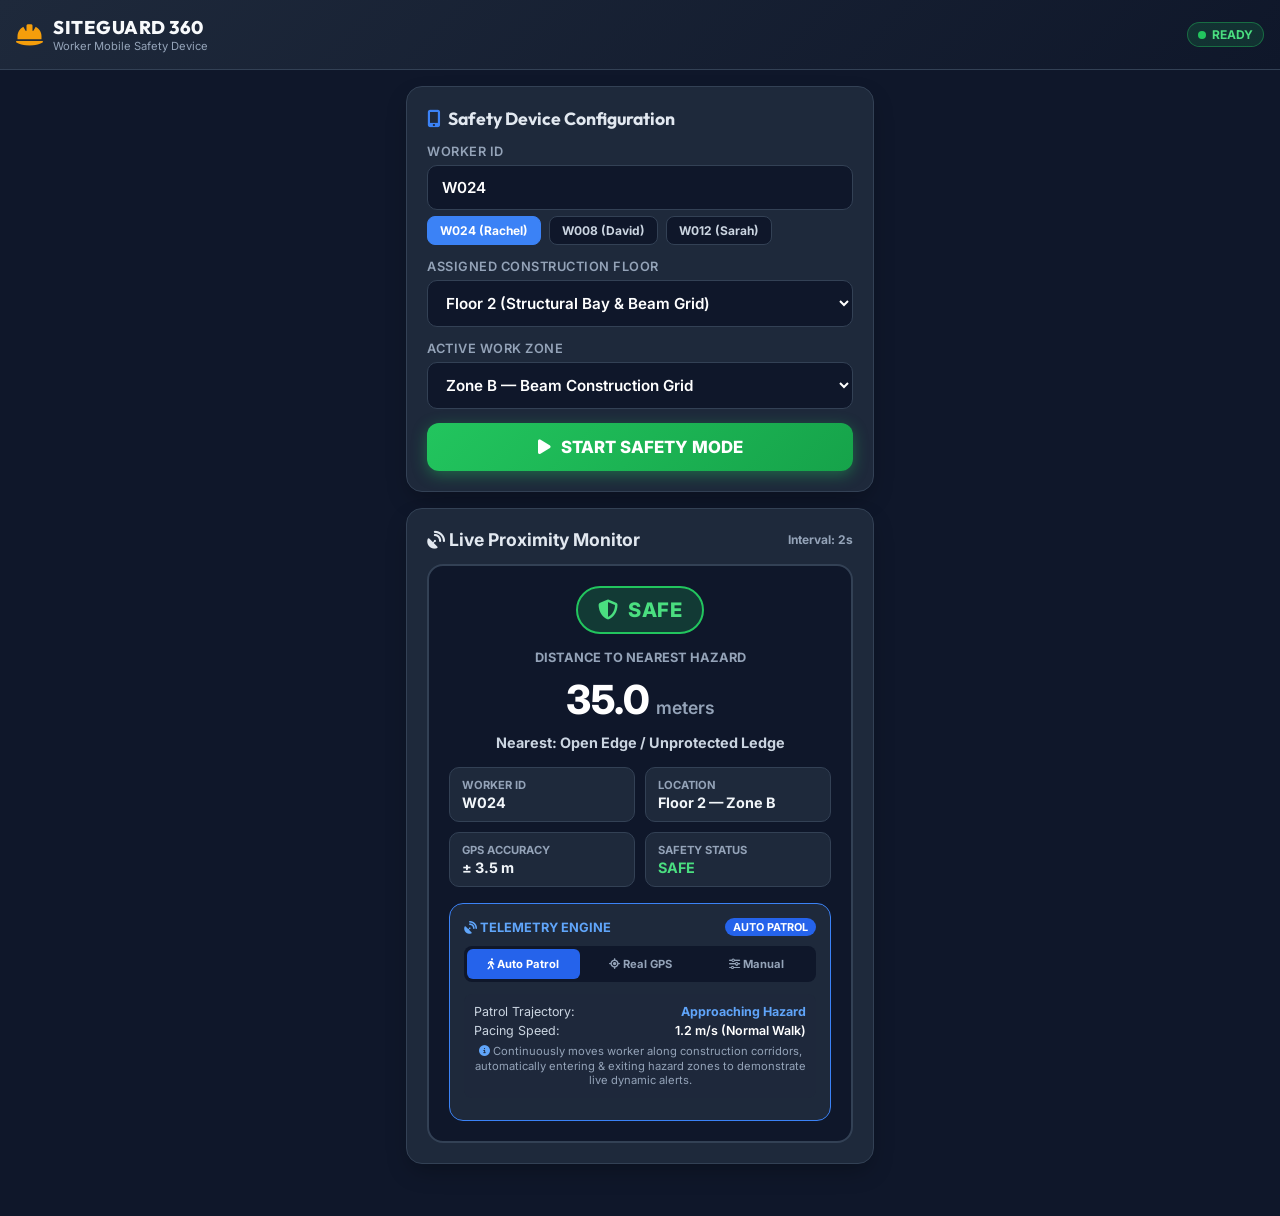
<file: templates/worker_safety.html>
<!DOCTYPE html>
<html lang="en">
<head>
    <meta charset="UTF-8">
    <meta name="viewport" content="width=device-width, initial-scale=1.0, maximum-scale=1.0, user-scalable=no">
    <title>SITEGUARD 360 — Mobile Worker Safety Mode</title>
    <!-- Google Fonts -->
    <link rel="preconnect" href="https://fonts.googleapis.com">
    <link rel="preconnect" href="https://fonts.gstatic.com" crossorigin>
    <link href="https://fonts.googleapis.com/css2?family=Inter:wght@400;500;600;700;800&family=Outfit:wght@600;700;800&display=swap" rel="stylesheet">
    <!-- FontAwesome -->
    <link rel="stylesheet" href="https://cdnjs.cloudflare.com/ajax/libs/font-awesome/6.4.0/css/all.min.css">
    
    <style>
        :root {
            --bg-dark: #0f172a;
            --card-bg: #1e293b;
            --accent-green: #22c55e;
            --accent-yellow: #eab308;
            --accent-red: #ef4444;
            --text-main: #f8fafc;
            --text-muted: #94a3b8;
            --border-color: #334155;
        }

        * {
            box-sizing: border-box;
            margin: 0;
            padding: 0;
            font-family: 'Inter', sans-serif;
            -webkit-tap-highlight-color: transparent;
        }

        body {
            background-color: var(--bg-dark);
            color: var(--text-main);
            display: flex;
            flex-direction: column;
            min-height: 100vh;
            padding-bottom: 20px;
        }

        /* Top Header */
        .mobile-header {
            background: linear-gradient(135deg, #1e293b 0%, #0f172a 100%);
            padding: 16px;
            border-bottom: 1px solid var(--border-color);
            display: flex;
            align-items: center;
            justify-content: space-between;
            position: sticky;
            top: 0;
            z-index: 100;
        }

        .brand-box {
            display: flex;
            align-items: center;
            gap: 10px;
        }

        .brand-icon {
            font-size: 1.5rem;
            color: #f59e0b;
        }

        .brand-title {
            font-family: 'Outfit', sans-serif;
            font-size: 1.15rem;
            font-weight: 800;
            letter-spacing: 0.5px;
        }

        .brand-sub {
            font-size: 0.7rem;
            color: var(--text-muted);
            display: block;
        }

        .live-tag {
            background: rgba(34, 197, 94, 0.15);
            color: #4ade80;
            border: 1px solid rgba(34, 197, 94, 0.4);
            padding: 4px 10px;
            border-radius: 20px;
            font-size: 0.75rem;
            font-weight: 700;
            display: flex;
            align-items: center;
            gap: 6px;
        }

        .pulse-dot {
            width: 8px;
            height: 8px;
            background-color: #22c55e;
            border-radius: 50%;
            animation: pulse-green 1.5s infinite;
        }

        @keyframes pulse-green {
            0% { transform: scale(0.95); box-shadow: 0 0 0 0 rgba(34, 197, 94, 0.7); }
            70% { transform: scale(1); box-shadow: 0 0 0 8px rgba(34, 197, 94, 0); }
            100% { transform: scale(0.95); box-shadow: 0 0 0 0 rgba(34, 197, 94, 0); }
        }

        /* Container */
        .container {
            padding: 16px;
            max-width: 500px;
            margin: 0 auto;
            width: 100%;
        }

        /* Setup Form Card */
        .card {
            background: var(--card-bg);
            border-radius: 16px;
            padding: 20px;
            border: 1px solid var(--border-color);
            margin-bottom: 16px;
            box-shadow: 0 10px 25px -5px rgba(0,0,0,0.3);
        }

        .card-title {
            font-family: 'Outfit', sans-serif;
            font-size: 1.1rem;
            font-weight: 700;
            margin-bottom: 14px;
            display: flex;
            align-items: center;
            gap: 8px;
            color: #e2e8f0;
        }

        .form-group {
            margin-bottom: 14px;
        }

        .form-label {
            font-size: 0.8rem;
            font-weight: 600;
            color: var(--text-muted);
            margin-bottom: 6px;
            display: block;
            text-transform: uppercase;
            letter-spacing: 0.5px;
        }

        .form-control {
            width: 100%;
            padding: 12px 14px;
            background: #0f172a;
            border: 1px solid var(--border-color);
            border-radius: 10px;
            color: #fff;
            font-size: 0.95rem;
            font-weight: 600;
            outline: none;
            transition: all 0.2s;
        }

        .form-control:focus {
            border-color: #3b82f6;
            box-shadow: 0 0 0 3px rgba(59, 130, 246, 0.2);
        }

        .preset-pills {
            display: flex;
            gap: 8px;
            margin-top: 6px;
        }

        .preset-btn {
            background: #0f172a;
            border: 1px solid var(--border-color);
            color: #cbd5e1;
            padding: 6px 12px;
            border-radius: 8px;
            font-size: 0.75rem;
            font-weight: 700;
            cursor: pointer;
        }

        .preset-btn:hover, .preset-btn.active {
            background: #3b82f6;
            border-color: #3b82f6;
            color: #fff;
        }

        .btn-action {
            width: 100%;
            padding: 14px;
            border-radius: 12px;
            border: none;
            font-weight: 800;
            font-size: 1.05rem;
            cursor: pointer;
            display: flex;
            align-items: center;
            justify-content: center;
            gap: 10px;
            transition: all 0.2s;
            margin-top: 10px;
        }

        .btn-start {
            background: linear-gradient(135deg, #22c55e 0%, #16a34a 100%);
            color: #fff;
            box-shadow: 0 4px 15px rgba(34, 197, 94, 0.4);
        }

        .btn-stop {
            background: linear-gradient(135deg, #ef4444 0%, #dc2626 100%);
            color: #fff;
            box-shadow: 0 4px 15px rgba(239, 68, 68, 0.4);
        }

        /* Safety Status Monitor Display */
        .status-display-card {
            background: #0f172a;
            border-radius: 16px;
            padding: 20px;
            text-align: center;
            border: 2px solid var(--border-color);
            transition: all 0.3s;
            position: relative;
            overflow: hidden;
        }

        .status-badge-lg {
            display: inline-flex;
            align-items: center;
            gap: 10px;
            padding: 10px 20px;
            border-radius: 30px;
            font-family: 'Outfit', sans-serif;
            font-size: 1.25rem;
            font-weight: 800;
            margin-bottom: 16px;
            text-transform: uppercase;
            letter-spacing: 0.5px;
        }

        .status-badge-lg.safe {
            background: rgba(34, 197, 94, 0.2);
            color: #4ade80;
            border: 2px solid #22c55e;
        }

        .status-badge-lg.warning {
            background: rgba(234, 179, 8, 0.2);
            color: #fde047;
            border: 2px solid #eab308;
        }

        .status-badge-lg.critical {
            background: rgba(239, 68, 68, 0.25);
            color: #fca5a5;
            border: 2px solid #ef4444;
            animation: pulse-red-border 1s infinite alternate;
        }

        @keyframes pulse-red-border {
            0% { box-shadow: 0 0 10px rgba(239, 68, 68, 0.5); }
            100% { box-shadow: 0 0 25px rgba(239, 68, 68, 0.9); }
        }

        .distance-highlight {
            font-family: 'Outfit', sans-serif;
            font-size: 2.5rem;
            font-weight: 800;
            color: #fff;
            margin: 10px 0;
            display: flex;
            align-items: baseline;
            justify-content: center;
            gap: 6px;
        }

        .distance-unit {
            font-size: 1.1rem;
            color: var(--text-muted);
            font-weight: 600;
        }

        .telemetry-grid {
            display: grid;
            grid-template-columns: 1fr 1fr;
            gap: 10px;
            margin-top: 16px;
            text-align: left;
        }

        .telemetry-item {
            background: #1e293b;
            padding: 10px 12px;
            border-radius: 10px;
            border: 1px solid var(--border-color);
        }

        .telemetry-label {
            font-size: 0.7rem;
            color: var(--text-muted);
            text-transform: uppercase;
            font-weight: 700;

        }

        .telemetry-val {
            font-size: 0.9rem;
            font-weight: 700;
            color: #f1f5f9;
            margin-top: 2px;
        }

        /* Simulator Slider Section */
        .simulator-box {
            background: #1e293b;
            border: 1px dashed #3b82f6;
            border-radius: 14px;
            padding: 14px;
            margin-top: 16px;
        }

        .sim-header {
            font-size: 0.8rem;
            font-weight: 700;
            color: #60a5fa;
            display: flex;
            align-items: center;
            justify-content: space-between;
            margin-bottom: 8px;
        }

        .sim-slider {
            width: 100%;
            height: 8px;
            border-radius: 5px;
            background: #0f172a;
            outline: none;
            cursor: pointer;
        }

        .sim-presets {
            display: flex;
            gap: 6px;
            margin-top: 10px;
        }

        .sim-btn {
            flex: 1;
            padding: 8px 4px;
            font-size: 0.7rem;
            font-weight: 700;
            border-radius: 6px;
            border: none;
            cursor: pointer;
            text-align: center;
        }

        .sim-btn-danger { background: rgba(239, 68, 68, 0.2); color: #fca5a5; border: 1px solid #ef4444; }
        .sim-btn-warning { background: rgba(234, 179, 8, 0.2); color: #fde047; border: 1px solid #eab308; }
        .sim-btn-safe { background: rgba(34, 197, 94, 0.2); color: #86efac; border: 1px solid #22c55e; }

        /* Full Screen Warning Alert Modal */
        .danger-overlay {
            position: fixed;
            top: 0;
            left: 0;
            width: 100vw;
            height: 100vh;
            background: rgba(15, 23, 42, 0.95);
            z-index: 9999;
            display: flex;
            flex-direction: column;
            align-items: center;
            justify-content: center;
            padding: 24px;
            text-align: center;
            backdrop-filter: blur(10px);
            animation: flash-bg 0.8s infinite alternate;
        }

        @keyframes flash-bg {
            0% { background-color: rgba(185, 28, 28, 0.96); }
            100% { background-color: rgba(15, 23, 42, 0.98); }
        }

        .alert-card-modal {
            background: #0f172a;
            border: 3px solid #ef4444;
            border-radius: 24px;
            padding: 28px 20px;
            max-width: 420px;
            width: 100%;
            box-shadow: 0 0 50px rgba(239, 68, 68, 0.8);
        }

        .alert-siren-icon {
            font-size: 4rem;
            color: #ef4444;
            animation: pulse-icon 0.6s infinite alternate;
            margin-bottom: 16px;
        }

        @keyframes pulse-icon {
            0% { transform: scale(1); }
            100% { transform: scale(1.2); color: #ff8888; }
        }

        .alert-title-lg {
            font-family: 'Outfit', sans-serif;
            font-size: 1.8rem;
            font-weight: 800;
            color: #ffffff;
            line-height: 1.2;
            margin-bottom: 8px;
            text-transform: uppercase;
        }

        .alert-hazard-name {
            font-size: 1.1rem;
            font-weight: 700;
            color: #fde047;
            margin-bottom: 16px;
        }

        .alert-dist-box {
            background: rgba(239, 68, 68, 0.2);
            border: 1px solid #ef4444;
            border-radius: 14px;
            padding: 12px;
            margin-bottom: 20px;
        }

        .alert-dist-val {
            font-family: 'Outfit', sans-serif;
            font-size: 2.2rem;
            font-weight: 800;
            color: #ffffff;
        }

        .instruction-banner {
            background: #ef4444;
            color: #ffffff;
            font-family: 'Outfit', sans-serif;
            font-size: 1.2rem;
            font-weight: 800;
            padding: 14px;
            border-radius: 14px;
            letter-spacing: 0.5px;
            animation: pulse-banner 1s infinite alternate;
        }

        @keyframes pulse-banner {
            0% { transform: scale(0.98); }
            100% { transform: scale(1.02); }
        }
    </style>
</head>
<body>

    <!-- Header -->
    <header class="mobile-header">
        <div class="brand-box">
            <i class="fa-solid fa-hard-hat brand-icon"></i>
            <div>
                <span class="brand-title">SITEGUARD 360</span>
                <span class="brand-sub">Worker Mobile Safety Device</span>
            </div>
        </div>
        <div class="live-tag" id="live-indicator">
            <span class="pulse-dot"></span>
            <span id="gps-status-label">READY</span>
        </div>
    </header>

    <div class="container">

        <!-- Worker Device Setup -->
        <div class="card" id="setup-card">
            <div class="card-title">
                <i class="fa-solid fa-mobile-screen-button" style="color:#3b82f6;"></i>
                Safety Device Configuration
            </div>

            <div class="form-group">
                <label class="form-label">Worker ID</label>
                <input type="text" id="worker-id-input" class="form-control" value="W024" placeholder="Enter Worker ID (e.g. W024)">
                <div class="preset-pills">
                    <button class="preset-btn active" onclick="setWorkerId('W024')">W024 (Rachel)</button>
                    <button class="preset-btn" onclick="setWorkerId('W008')">W008 (David)</button>
                    <button class="preset-btn" onclick="setWorkerId('W012')">W012 (Sarah)</button>
                </div>
            </div>

            <div class="form-group">
                <label class="form-label">Assigned Construction Floor</label>
                <select id="floor-select" class="form-control">
                    <option value="Floor 2" selected>Floor 2 (Structural Bay & Beam Grid)</option>
                    <option value="Floor 1">Floor 1 (Ground Level & Staging)</option>
                    <option value="Floor 3">Floor 3 (Concrete Deck & Crane Zone)</option>
                </select>
            </div>

            <div class="form-group">
                <label class="form-label">Active Work Zone</label>
                <select id="zone-select" class="form-control">
                    <option value="Zone B" selected>Zone B — Beam Construction Grid</option>
                    <option value="Zone A">Zone A — Core & Assembly Area</option>
                    <option value="Zone C">Zone C — Scaffolding & Material Corridor</option>
                    <option value="Zone D">Zone D — Open Slab Ledge / Crane Zone</option>
                </select>
            </div>

            <button class="btn-action btn-start" id="btn-toggle-safety" onclick="toggleSafetyMode()">
                <i class="fa-solid fa-play"></i> START SAFETY MODE
            </button>
        </div>

        <!-- Real-Time Safety Status Card -->
        <div class="card">
            <div class="card-title" style="justify-content: space-between;">
                <span><i class="fa-solid fa-satellite-dish"></i> Live Proximity Monitor</span>
                <span id="update-timer" style="font-size:0.75rem; color:#94a3b8;">Interval: 2s</span>
            </div>

            <div class="status-display-card" id="status-card-box">
                <div class="status-badge-lg safe" id="status-badge">
                    <i class="fa-solid fa-shield-halved"></i> <span>SAFE</span>
                </div>

                <div style="font-size:0.8rem; color:#94a3b8; text-transform:uppercase; font-weight:700;">
                    Distance to Nearest Hazard
                </div>
                <div class="distance-highlight">
                    <span id="distance-display">35.0</span>
                    <span class="distance-unit">meters</span>
                </div>

                <div id="hazard-detected-name" style="font-size:0.9rem; font-weight:700; color:#cbd5e1; margin-top:4px;">
                    Nearest: Open Edge / Unprotected Ledge
                </div>

                <div class="telemetry-grid">
                    <div class="telemetry-item">
                        <div class="telemetry-label">Worker ID</div>
                        <div class="telemetry-val" id="telemetry-worker">W024</div>
                    </div>
                    <div class="telemetry-item">
                        <div class="telemetry-label">Location</div>
                        <div class="telemetry-val" id="telemetry-location">Floor 2 — Zone B</div>
                    </div>
                    <div class="telemetry-item">
                        <div class="telemetry-label">GPS Accuracy</div>
                        <div class="telemetry-val" id="telemetry-accuracy">± 3.5 m</div>
                    </div>
                    <div class="telemetry-item">
                        <div class="telemetry-label">Safety Status</div>
                        <div class="telemetry-val" id="telemetry-status-text" style="color:#4ade80;">SAFE</div>
                    </div>
                </div>

                <!-- Dynamic Movement & Tracking Control -->
                <div class="simulator-box" style="border: 1px solid #3b82f6;">
                    <div class="sim-header" style="justify-content:space-between; margin-bottom:10px;">
                        <span><i class="fa-solid fa-satellite-dish"></i> TELEMETRY ENGINE</span>
                        <span id="movement-mode-badge" style="background:#2563eb; color:#fff; padding:2px 8px; border-radius:12px; font-size:0.68rem; font-weight:700;">AUTO PATROL</span>
                    </div>

                    <!-- Mode Selector Tabs -->
                    <div style="display:flex; gap:4px; margin-bottom:12px; background:#0f172a; padding:3px; border-radius:8px;">
                        <button id="mode-btn-auto" class="sim-btn" style="flex:1; background:#2563eb; color:#fff;" onclick="setTrackingMode('auto')">
                            <i class="fa-solid fa-person-walking"></i> Auto Patrol
                        </button>
                        <button id="mode-btn-gps" class="sim-btn" style="flex:1; background:transparent; color:#94a3b8;" onclick="setTrackingMode('gps')">
                            <i class="fa-solid fa-location-crosshairs"></i> Real GPS
                        </button>
                        <button id="mode-btn-manual" class="sim-btn" style="flex:1; background:transparent; color:#94a3b8;" onclick="setTrackingMode('manual')">
                            <i class="fa-solid fa-sliders"></i> Manual
                        </button>
                    </div>

                    <!-- Auto Patrol Status Panel -->
                    <div id="panel-mode-auto" style="display:block; font-size:0.78rem; color:#cbd5e1; background:rgba(30,41,59,0.7); border-radius:8px; padding:10px; margin-bottom:8px;">
                        <div style="display:flex; justify-content:space-between; margin-bottom:4px;">
                            <span>Patrol Trajectory:</span>
                            <span id="patrol-phase-text" style="color:#60a5fa; font-weight:700;">Approaching Hazard</span>
                        </div>
                        <div style="display:flex; justify-content:space-between; margin-bottom:4px;">
                            <span>Pacing Speed:</span>
                            <span id="patrol-speed-text" style="color:#fff; font-weight:600;">1.2 m/s (Normal Walk)</span>
                        </div>
                        <div style="font-size:0.7rem; color:#94a3b8; margin-top:6px; line-height:1.3;">
                            <i class="fa-solid fa-circle-info" style="color:#60a5fa;"></i> Continuously moves worker along construction corridors, automatically entering & exiting hazard zones to demonstrate live dynamic alerts.
                        </div>
                    </div>

                    <!-- Real Phone GPS Hardware Panel -->
                    <div id="panel-mode-gps" style="display:none; font-size:0.78rem; color:#cbd5e1; background:rgba(30,41,59,0.7); border-radius:8px; padding:10px; margin-bottom:8px;">
                        <div style="display:flex; justify-content:space-between; margin-bottom:4px;">
                            <span>Hardware Satellites:</span>
                            <span id="real-gps-status" style="color:#22c55e; font-weight:700;">Awaiting Fix...</span>
                        </div>
                        <div style="display:flex; justify-content:space-between; margin-bottom:6px;">
                            <span>Live Coordinates:</span>
                            <span id="real-gps-coords" style="color:#fff; font-family:monospace; font-size:0.72rem;">-- , --</span>
                        </div>
                        <button class="sim-btn sim-btn-safe" style="width:100%; margin-top:4px; font-weight:700;" onclick="lockToVasaviCampusAnchor()">
                            <i class="fa-solid fa-building-columns"></i> Lock to Vasavi College Hazard (17.3808°N, 78.3821°E)
                        </button>
                        <button class="sim-btn sim-btn-warning" style="width:100%; margin-top:6px;" onclick="calibrateRealGpsAnchor()">
                            <i class="fa-solid fa-bullseye"></i> Relative Test: Set Hazard 15m Ahead of Me
                        </button>
                        <div style="font-size:0.68rem; color:#94a3b8; margin-top:6px;">
                            Tracks real physical distance to Vasavi College of Engineering, Ibrahimbagh.
                        </div>
                    </div>

                    <!-- Manual Slider Panel -->
                    <div id="panel-mode-manual" style="display:none;">
                        <div style="display:flex; justify-content:space-between; margin-bottom:6px; font-size:0.75rem; color:#94a3b8;">
                            <span>Target Distance:</span>
                            <span id="sim-dist-val" style="color:#fff; font-weight:800;">6.8 m</span>
                        </div>
                        <input type="range" min="1" max="40" step="0.5" value="6.8" class="sim-slider" id="sim-slider" oninput="onSimSliderChange(this.value)">
                        <div class="sim-presets">
                            <button class="sim-btn sim-btn-danger" onclick="setSimDistance(4.5)">4.5m Danger</button>
                            <button class="sim-btn sim-btn-warning" onclick="setSimDistance(15.0)">15m Warning</button>
                            <button class="sim-btn sim-btn-safe" onclick="setSimDistance(32.0)">32m Safe</button>
                        </div>
                    </div>
                </div>

            </div>
        </div>

    </div>

    <!-- Full-Screen Visual Warning Overlay -->
    <div class="danger-overlay" id="danger-modal-overlay" style="display: none;">
        <div class="alert-card-modal">
            <i class="fa-solid fa-triangle-exclamation alert-siren-icon"></i>
            <div class="alert-title-lg">CRITICAL DANGER ZONE</div>
            <div class="alert-hazard-name" id="alert-hazard-name">Open Edge / Unprotected Ledge</div>
            
            <div class="alert-dist-box">
                <div style="font-size:0.8rem; color:#fca5a5; font-weight:700; text-transform:uppercase;">Distance to Fall Hazard</div>
                <div class="alert-dist-val" id="alert-dist-val">6.8 m</div>
                <div style="font-size:0.85rem; color:#cbd5e1; margin-top:4px;" id="alert-location-val">Floor 2 — Zone B</div>
            </div>

            <div class="instruction-banner">
                <i class="fa-solid fa-person-walking-arrow-loop-left"></i> MOVE TO A SAFE AREA IMMEDIATELY
            </div>
        </div>
    </div>

    <script>
        let isSafetyActive = false;
        let trackingInterval = null;
        let audioCtx = null;
        let alarmBeepInterval = null;
        let currentWorkerId = "W024";
        let currentSimDistance = 28.0;
        let trackingMode = "auto"; // 'auto', 'gps', 'manual'

        // Auto-Patrol State Machine
        let patrolPhase = "approaching"; // 'approaching', 'danger_pause', 'retreating', 'perimeter_walk'
        let patrolPauseTicks = 0;
        let patrolStep = 1.4;

        // Real Phone GPS State (Default: Vasavi College of Engineering, Ibrahimbagh)
        let realGpsWatchId = null;
        let realGpsAnchor = { lat: 17.380820, lng: 78.382100 };
        let latestRealCoords = null;
        let smoothedGpsDistance = null; // Exponential Moving Average (EMA) distance filter

        function setTrackingMode(mode) {
            trackingMode = mode;
            document.getElementById('panel-mode-auto').style.display = (mode === 'auto') ? 'block' : 'none';
            document.getElementById('panel-mode-gps').style.display = (mode === 'gps') ? 'block' : 'none';
            document.getElementById('panel-mode-manual').style.display = (mode === 'manual') ? 'block' : 'none';

            document.getElementById('mode-btn-auto').style.background = (mode === 'auto') ? '#2563eb' : 'transparent';
            document.getElementById('mode-btn-auto').style.color = (mode === 'auto') ? '#fff' : '#94a3b8';
            document.getElementById('mode-btn-gps').style.background = (mode === 'gps') ? '#2563eb' : 'transparent';
            document.getElementById('mode-btn-gps').style.color = (mode === 'gps') ? '#fff' : '#94a3b8';
            document.getElementById('mode-btn-manual').style.background = (mode === 'manual') ? '#2563eb' : 'transparent';
            document.getElementById('mode-btn-manual').style.color = (mode === 'manual') ? '#fff' : '#94a3b8';

            const badge = document.getElementById('movement-mode-badge');
            if (mode === 'auto') badge.innerText = "AUTO PATROL";
            else if (mode === 'gps') badge.innerText = "REAL PHONE GPS";
            else badge.innerText = "MANUAL";

            if (mode === 'gps') {
                startRealGpsWatcher();
            } else {
                stopRealGpsWatcher();
            }

            if (isSafetyActive) sendTelemetry();
        }

        function setWorkerId(id) {
            currentWorkerId = id;
            document.getElementById('worker-id-input').value = id;
            document.querySelectorAll('.preset-btn').forEach(btn => {
                btn.classList.toggle('active', btn.innerText.includes(id));
            });
            if (isSafetyActive) sendTelemetry();
        }

        function toggleSafetyMode() {
            isSafetyActive = !isSafetyActive;
            const btn = document.getElementById('btn-toggle-safety');
            const liveLabel = document.getElementById('gps-status-label');

            if (isSafetyActive) {
                btn.className = "btn-action btn-stop";
                btn.innerHTML = `<i class="fa-solid fa-stop"></i> STOP SAFETY MODE`;
                liveLabel.innerText = "LIVE GPS ON";

                // Initialize Audio Context on user tap
                try {
                    if (!audioCtx) audioCtx = new (window.AudioContext || window.webkitAudioContext)();
                    if (audioCtx.state === 'suspended') audioCtx.resume();
                } catch(e){}

                // Start Telemetry Loop every 1.5s
                sendTelemetry();
                trackingInterval = setInterval(sendTelemetry, 1500);

                if (trackingMode === 'gps') {
                    startRealGpsWatcher();
                }
            } else {
                btn.className = "btn-action btn-start";
                btn.innerHTML = `<i class="fa-solid fa-play"></i> START SAFETY MODE`;
                liveLabel.innerText = "READY";
                if (trackingInterval) clearInterval(trackingInterval);
                stopRealGpsWatcher();
                stopAlarmSound();
                hideDangerOverlay();
            }
        }

        function startRealGpsWatcher() {
            if (!navigator.geolocation) {
                alert("Geolocation is not supported by your browser.");
                return;
            }
            if (realGpsWatchId) return;

            realGpsWatchId = navigator.geolocation.watchPosition(
                pos => {
                    latestRealCoords = pos.coords;
                    const statusEl = document.getElementById('real-gps-status');
                    const coordsEl = document.getElementById('real-gps-coords');
                    if (statusEl) statusEl.innerText = `Locked (±${pos.coords.accuracy.toFixed(1)}m)`;
                    if (coordsEl) coordsEl.innerText = `${pos.coords.latitude.toFixed(6)}, ${pos.coords.longitude.toFixed(6)}`;

                    // Calculate real-world displacement to active anchor
                    const rawDist = calculateGpsDistance(pos.coords.latitude, pos.coords.longitude, realGpsAnchor.lat, realGpsAnchor.lng);

                    // Low-Pass Exponential Moving Average filter to kill satellite jitter
                    if (smoothedGpsDistance === null) {
                        smoothedGpsDistance = rawDist;
                    } else {
                        // Smoothly blend 30% new reading + 70% previous smoothed value
                        smoothedGpsDistance = (0.30 * rawDist) + (0.70 * smoothedGpsDistance);
                    }

                    currentSimDistance = Math.max(0.5, parseFloat(smoothedGpsDistance.toFixed(1)));
                    
                    // Display distance cleanly without glitching
                    const distDisplay = document.getElementById('distance-display');
                    if (distDisplay) {
                        if (currentSimDistance >= 1000) {
                            distDisplay.innerText = (currentSimDistance / 1000).toFixed(2) + " k";
                        } else {
                            distDisplay.innerText = currentSimDistance.toFixed(1);
                        }
                    }
                },
                err => {
                    console.warn("[Real GPS Error]:", err.message);
                    const statusEl = document.getElementById('real-gps-status');
                    if (statusEl) statusEl.innerText = "Signal Weak (Sim active)";
                },
                { enableHighAccuracy: true, maximumAge: 1000, timeout: 6000 }
            );
        }

        function stopRealGpsWatcher() {
            if (realGpsWatchId && navigator.geolocation) {
                navigator.geolocation.clearWatch(realGpsWatchId);
                realGpsWatchId = null;
            }
            smoothedGpsDistance = null;
        }

        function lockToVasaviCampusAnchor() {
            realGpsAnchor = {
                lat: 17.380820,
                lng: 78.382100
            };
            smoothedGpsDistance = null;
            if (latestRealCoords) {
                const rawDist = calculateGpsDistance(latestRealCoords.latitude, latestRealCoords.longitude, realGpsAnchor.lat, realGpsAnchor.lng);
                smoothedGpsDistance = rawDist;
                currentSimDistance = parseFloat(rawDist.toFixed(1));
                const distDisplay = document.getElementById('distance-display');
                if (distDisplay) {
                    if (currentSimDistance >= 1000) {
                        distDisplay.innerText = (currentSimDistance / 1000).toFixed(2) + " k";
                    } else {
                        distDisplay.innerText = currentSimDistance.toFixed(1);
                    }
                }
            }
            alert("Locked anchor to Vasavi College of Engineering (17.380820° N, 78.382100° E)!");
        }

        function calibrateRealGpsAnchor() {
            if (latestRealCoords) {
                // Place virtual hazard exactly 15m North from current phone position
                const latOffset = 15.0 / 111139.0;
                realGpsAnchor = {
                    lat: latestRealCoords.latitude + latOffset,
                    lng: latestRealCoords.longitude
                };
                smoothedGpsDistance = 15.0;
                currentSimDistance = 15.0;
                const distDisplay = document.getElementById('distance-display');
                if (distDisplay) distDisplay.innerText = "15.0";

                alert("Virtual Hazard set 15m North of your location! Take physical steps forward to test the proximity alarm.");
            } else {
                alert("Waiting for GPS satellite lock... Make sure Location Permissions are allowed.");
            }
        }

        function calculateGpsDistance(lat1, lon1, lat2, lon2) {
            const R = 6371000; // meters
            const dLat = (lat2 - lat1) * Math.PI / 180;
            const dLon = (lon2 - lon1) * Math.PI / 180;
            const a = Math.sin(dLat/2) * Math.sin(dLat/2) +
                      Math.cos(lat1 * Math.PI / 180) * Math.cos(lat2 * Math.PI / 180) *
                      Math.sin(dLon/2) * Math.sin(dLon/2);
            const c = 2 * Math.atan2(Math.sqrt(a), Math.sqrt(1-a));
            return R * c;
        }

        // Autonomous Walking Simulation Engine
        function advanceAutoPatrol() {
            const phaseEl = document.getElementById('patrol-phase-text');
            const speedEl = document.getElementById('patrol-speed-text');

            if (patrolPhase === "approaching") {
                // Walk closer to hazard
                currentSimDistance -= patrolStep + (Math.random() * 0.4 - 0.2);
                if (phaseEl) phaseEl.innerText = "Approaching Hazard";
                if (speedEl) speedEl.innerText = "1.3 m/s (Walking)";

                if (currentSimDistance <= 4.8) {
                    currentSimDistance = 4.8;
                    patrolPhase = "danger_pause";
                    patrolPauseTicks = 0;
                }
            } else if (patrolPhase === "danger_pause") {
                // Stay in critical zone for a few ticks to trigger siren & alerts
                patrolPauseTicks++;
                if (phaseEl) phaseEl.innerText = "CRITICAL: Near Fall Hazard";
                if (speedEl) speedEl.innerText = "0.0 m/s (Worker Stopped)";

                if (patrolPauseTicks >= 3) {
                    patrolPhase = "retreating";
                }
            } else if (patrolPhase === "retreating") {
                // Step back to safe zone
                currentSimDistance += (patrolStep * 1.5) + (Math.random() * 0.4);
                if (phaseEl) phaseEl.innerText = "Retreating to Safe Area";
                if (speedEl) speedEl.innerText = "1.8 m/s (Evacuating)";

                if (currentSimDistance >= 32.0) {
                    currentSimDistance = 32.0;
                    patrolPhase = "perimeter_walk";
                    patrolPauseTicks = 0;
                }
            } else if (patrolPhase === "perimeter_walk") {
                // Roam safe perimeter
                currentSimDistance += (Math.random() * 2.0 - 1.0);
                currentSimDistance = Math.max(26.0, Math.min(36.0, currentSimDistance));
                if (phaseEl) phaseEl.innerText = "Safe Perimeter Patrol";
                if (speedEl) speedEl.innerText = "0.9 m/s (Staging Area)";

                patrolPauseTicks++;
                if (patrolPauseTicks >= 4) {
                    patrolPhase = "approaching";
                }
            }

            document.getElementById('sim-dist-val').innerText = currentSimDistance.toFixed(1) + " m";
            document.getElementById('sim-slider').value = currentSimDistance;
        }

        function onSimSliderChange(val) {
            currentSimDistance = parseFloat(val);
            document.getElementById('sim-dist-val').innerText = currentSimDistance.toFixed(1) + " m";
            if (isSafetyActive) sendTelemetry();
        }

        function setSimDistance(val) {
            document.getElementById('sim-slider').value = val;
            onSimSliderChange(val);
        }

        async function sendTelemetry() {
            currentWorkerId = document.getElementById('worker-id-input').value.trim().toUpperCase() || "W024";
            const floor = document.getElementById('floor-select').value;
            const zone = document.getElementById('zone-select').value;

            // In Auto Patrol mode, advance the autonomous walk
            if (trackingMode === 'auto') {
                advanceAutoPatrol();
            }

            try {
                let payload = {
                    worker_id: currentWorkerId,
                    distance_m: currentSimDistance,
                    floor: floor,
                    zone: zone
                };

                // If real GPS has lock, include coordinates
                if (trackingMode === 'gps' && latestRealCoords) {
                    payload.latitude = latestRealCoords.latitude;
                    payload.longitude = latestRealCoords.longitude;
                    payload.accuracy = latestRealCoords.accuracy;
                }

                const response = await fetch('/api/gps/simulate-move', {
                    method: 'POST',
                    headers: { 'Content-Type': 'application/json' },
                    body: JSON.stringify(payload)
                });

                if (!response.ok) return;
                const data = await response.json();
                updateUI(data);

            } catch (err) {
                console.error("[GPS] Telemetry Error:", err);
            }
        }

        function updateUI(data) {
            if (!data.worker) return;

            const w = data.worker;
            const dist = w.distance_m;
            const status = w.safety_status;

            if (trackingMode !== 'gps') {
                document.getElementById('distance-display').innerText = dist.toFixed(1);
            }
            document.getElementById('telemetry-worker').innerText = w.worker_id;
            document.getElementById('telemetry-location').innerText = `${w.floor} — ${w.zone}`;
            document.getElementById('telemetry-accuracy').innerText = `± ${w.accuracy} m`;
            document.getElementById('hazard-detected-name').innerText = `Nearest: ${w.nearest_hazard}`;

            const badge = document.getElementById('status-badge');
            const statusTxt = document.getElementById('telemetry-status-text');

            if (status === 'CRITICAL') {
                badge.className = "status-badge-lg critical";
                badge.innerHTML = `<i class="fa-solid fa-triangle-exclamation"></i> CRITICAL — DANGER ZONE`;
                statusTxt.innerText = "CRITICAL";
                statusTxt.style.color = "#ef4444";

                // Trigger Mobile Alerts
                showDangerOverlay(w);
                startAlarmSound();
                triggerVibration();
            } else if (status === 'WARNING') {
                badge.className = "status-badge-lg warning";
                badge.innerHTML = `<i class="fa-solid fa-circle-exclamation"></i> WARNING — HAZARD NEARBY`;
                statusTxt.innerText = "WARNING";
                statusTxt.style.color = "#fde047";

                stopAlarmSound();
                hideDangerOverlay();
            } else {
                badge.className = "status-badge-lg safe";
                badge.innerHTML = `<i class="fa-solid fa-shield-halved"></i> SAFE`;
                statusTxt.innerText = "SAFE";
                statusTxt.style.color = "#4ade80";

                stopAlarmSound();
                hideDangerOverlay();
            }
        }

        function showDangerOverlay(w) {
            const overlay = document.getElementById('danger-modal-overlay');
            document.getElementById('alert-hazard-name').innerText = w.nearest_hazard;
            document.getElementById('alert-dist-val').innerText = `${w.distance_m.toFixed(1)} m`;
            document.getElementById('alert-location-val').innerText = `${w.floor} — ${w.zone}`;
            overlay.style.display = "flex";
        }

        function hideDangerOverlay() {
            document.getElementById('danger-modal-overlay').style.display = "none";
        }

        function triggerVibration() {
            if (navigator.vibrate) {
                navigator.vibrate([500, 200, 500, 200]);
            }
        }

        function startAlarmSound() {
            if (!audioCtx) {
                const AudioContext = window.AudioContext || window.webkitAudioContext;
                if (AudioContext) audioCtx = new AudioContext();
            }
            if (alarmBeepInterval || !audioCtx) return;

            alarmBeepInterval = setInterval(() => {
                try {
                    const osc = audioCtx.createOscillator();
                    const gain = audioCtx.createGain();
                    osc.type = 'sawtooth';
                    osc.frequency.setValueAtTime(880, audioCtx.currentTime);
                    osc.frequency.exponentialRampToValueAtTime(440, audioCtx.currentTime + 0.3);
                    gain.gain.setValueAtTime(0.3, audioCtx.currentTime);
                    gain.gain.exponentialRampToValueAtTime(0.01, audioCtx.currentTime + 0.3);
                    osc.connect(gain);
                    gain.connect(audioCtx.destination);
                    osc.start();
                    osc.stop(audioCtx.currentTime + 0.3);
                } catch(e){}
            }, 600);
        }

        function stopAlarmSound() {
            if (alarmBeepInterval) {
                clearInterval(alarmBeepInterval);
                alarmBeepInterval = null;
            }
        }

        // Ready state on load
        window.addEventListener('DOMContentLoaded', () => {
            console.log("[Worker Device] Safety Page Loaded. Ready for Start.");
        });
    </script>
</body>
</html>
</file>
